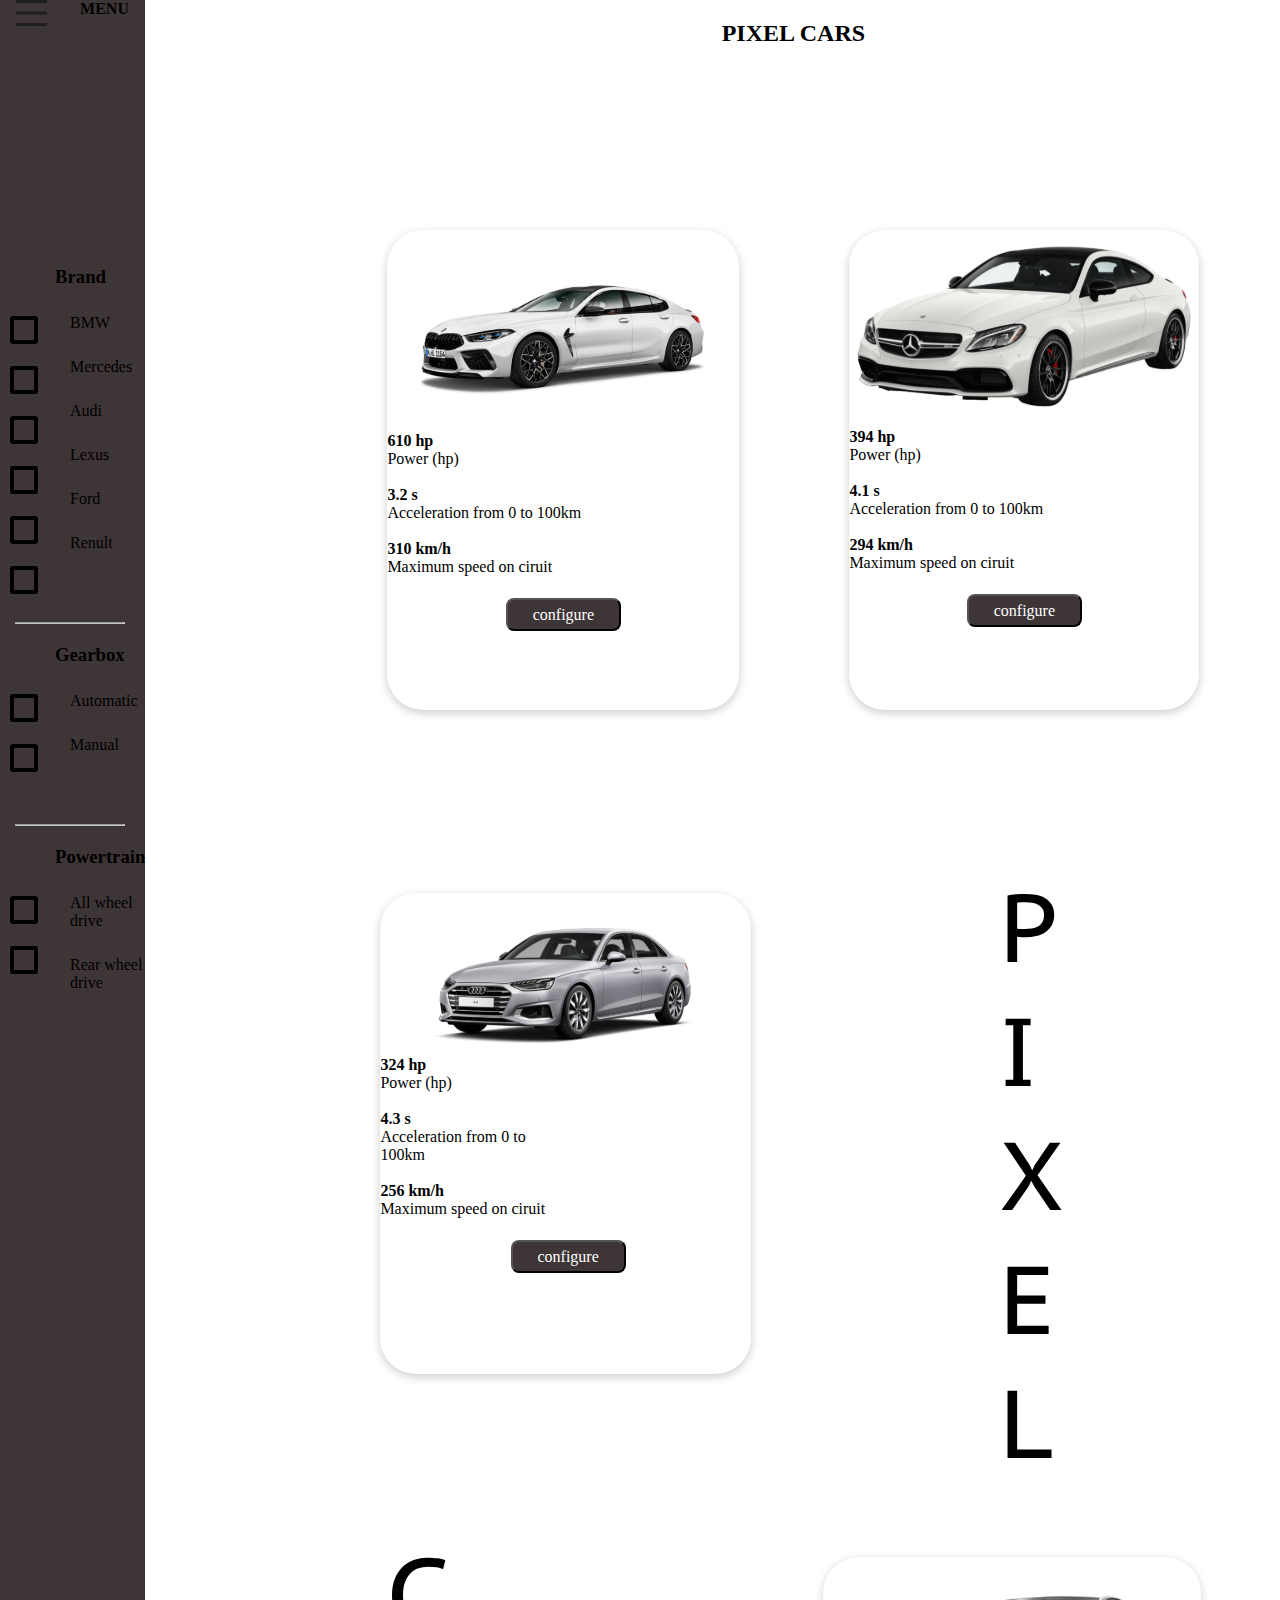
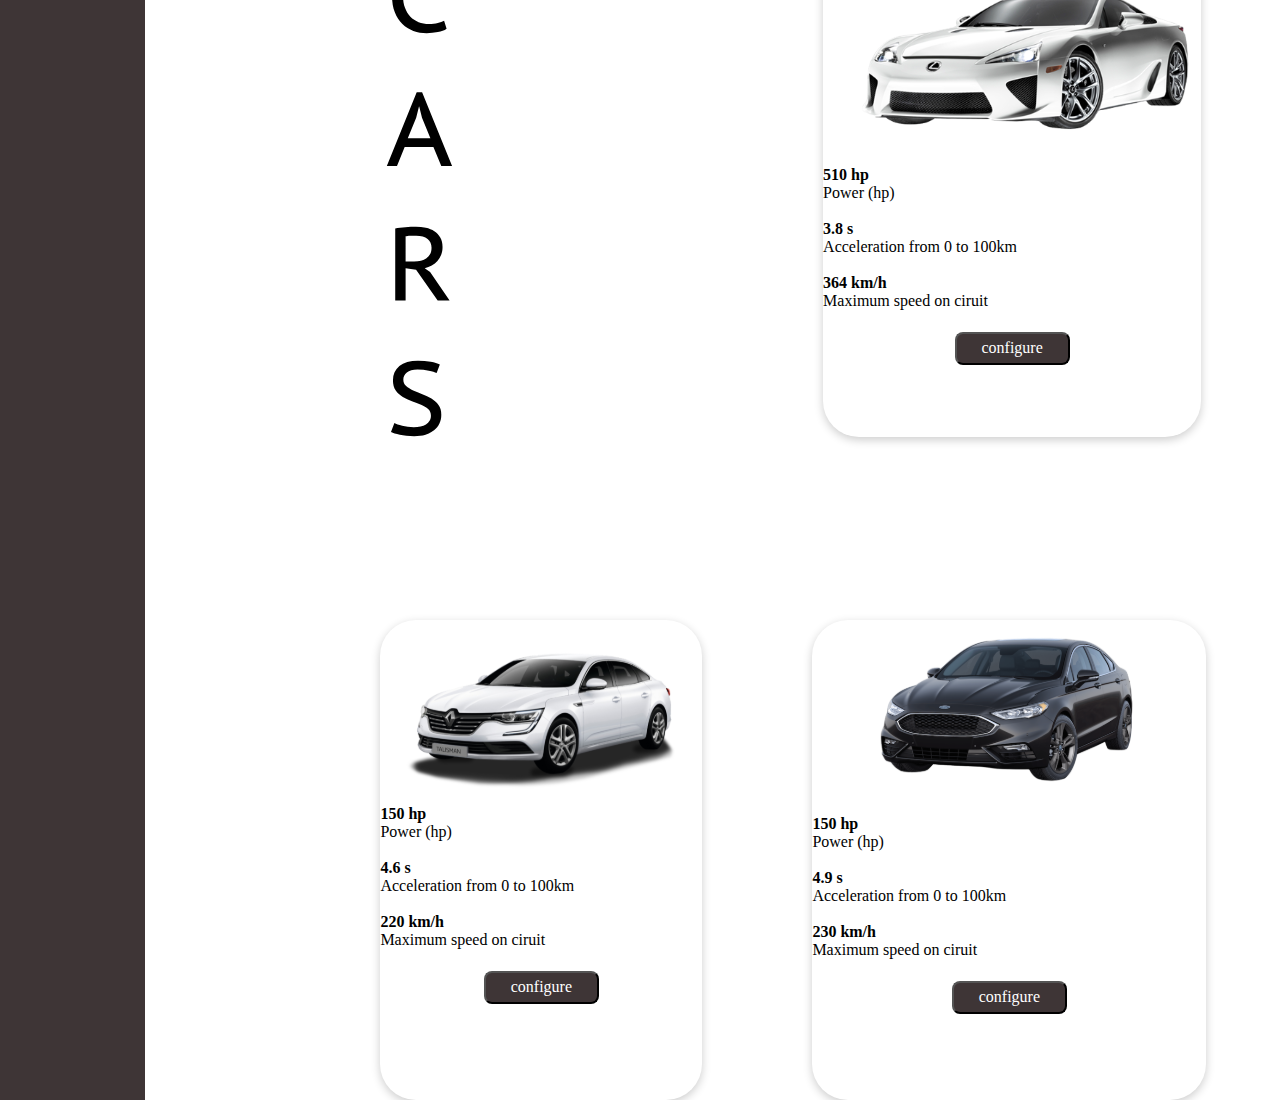
<file: Models.html>
<!DOCTYPE html>
<html lang="en">

<head>
    <meta charset="UTF-8">
    <meta name="viewport" content="width=device-width, initial-scale=1.0">
    <title>Document</title>
    <link rel="stylesheet" href="/assets/style/Models.css">
</head>

<body>
    <section id="side-bare">
        <section>

            <div class="side-bare">
                <img src="/assets/style/models_images/Menu.svg" alt="">
                <h4>MENU</h4>
            </div>
        </section>
        <section>


            <div class="brand">

                <h3>Brand</h3>
                <div class="square1"></div>
                <p>BMW</p>
                <div class="square2"></div>
                <p>Mercedes</p>
                <div class="square3"></div>
                <p>Audi</p>
                <div class="square4"></div>
                <p>Lexus</p>
                <div class="square5"></div>
                <p>Ford</p>
                <div class="square6"></div>
                <p>Renult</p>
                <br>
                <hr>
            </div>

            <div class="brand">
                <h3>Gearbox</h3>
                <div class="square7"></div>
                <p>Automatic</p>
                <div class="square8"></div>
                <p>Manual</p>
                <br>
                <hr>
            </div>

            <div class="brand">
                <h3>Powertrain</h3>
                <div class="square9"></div>
                <p>All wheel drive</p>
                <div class="square10"></div>
                <p>Rear wheel drive</p>
            </div>
        </section>
    </section>
    <section id="models-form">

        <section>
            <div class="pixel">

                <h2>PIXEL CARS</h2>
            </div>
        </section>

        <section class="two-in-line">

            <div class="m8 ">
                <img src="/assets/style/models_images/m8.svg" alt="">
                <div>
                    <b>610 hp</b>
                    <p>Power (hp)</p>
                    <br>

                    <b>3.2 s</b>
                    <p>Acceleration from 0 to 100km</p>
                    <br>

                    <b>310 km/h</b>
                    <p>Maximum speed on ciruit</p>
                </div>
                <a href="">

                    <div>

                        <button>configure</button>
                    </div>
                </a>
            </div>
            <div class="e220">
                <img src=" /assets/style/models_images/e220.svg " alt=" ">
                <div>
                    <b>394 hp</b>
                    <p>Power (hp)</p>
                    <br>

                    <b>4.1 s</b>
                    <p>Acceleration from 0 to 100km</p>
                    <br>

                    <b>294 km/h</b>
                    <p>Maximum speed on ciruit</p>
                    <a href="">

                        <div>

                            <button>configure</button>
                        </div>
                    </a>
                </div>
            </div>
        </section>
        <section class="one-in-line card1">
            <div class="m8 card2">
                <img src="/assets/style/models_images/a5.svg " alt=" ">
                <div>
                    <b>324 hp</b>
                    <p>Power (hp)</p>
                    <br>

                    <b>4.3 s</b>
                    <p>Acceleration from 0 to 100km</p>
                    <br>

                    <b>256 km/h</b>
                    <p>Maximum speed on ciruit</p>
                </div>
                <a href="">

                    <div>

                        <button>configure</button>
                    </div>
                </a>
            </div>
            <div id="pixel-marge">

                <img src="/assets/style/models_images/pixel.svg" alt="">
            </div>


        </section>

        <section class="one-in-line card3">
            <img src="/assets/style/models_images/cars.svg" alt="">
            <div class="m8 lfa">
                <img src="/assets/style/models_images/lfa.svg" alt=" ">
                <div>
                    <b>510 hp</b>
                    <p>Power (hp)</p>
                    <br>

                    <b>3.8 s</b>
                    <p>Acceleration from 0 to 100km</p>
                    <br>

                    <b>364 km/h</b>
                    <p>Maximum speed on ciruit</p>
                    <div>
                        <a href="">

                            <div>

                                <button>configure</button>
                            </div>
                        </a>

                    </div>
                </div>
            </div>


        </section>

        <section class="two-in-line">

            <div class="m8">
                <img src="/assets/style/models_images/renult.svg " alt=" ">
                <div>
                    <b>150 hp</b>
                    <p>Power (hp)</p>
                    <br>

                    <b>4.6 s</b>
                    <p>Acceleration from 0 to 100km</p>
                    <br>

                    <b>220 km/h</b>
                    <p>Maximum speed on ciruit</p>
                    <a href="">

                        <div>

                            <button>configure</button>
                        </div>
                    </a>
                </div>
            </div>
            <div class="ford">
                <img src="/assets/style/models_images/ford.svg " alt=" ">
                <div>
                    <b>150 hp</b>
                    <p>Power (hp)</p>
                    <br>

                    <b>4.9 s</b>
                    <p>Acceleration from 0 to 100km</p>
                    <br>

                    <b>230 km/h</b>
                    <p>Maximum speed on ciruit</p>
                    <a href="">

                        <div>

                            <button>configure</button>
                        </div>
                    </a>
                </div>
            </div>
        </section>
    </section>

    <footer>


    </footer>
</body>

</html>
</file>
<file: assets/style/Models.css>
* {
            padding: 0%;
            margin: 0%;
            font-family: Poppins;
        }
        
        body {
            display: flex;
            gap: 235px;
        }
        
        #side-bare {
            width: 337px;
            height: 2700px;
            background-color: #3E3536;
            display: flex;
            flex-direction: column;
            gap: 240px;
        }
        
        .side-bare {
            display: flex;
            justify-content: space-around;
        }
        
        .two-in-line {
            display: flex;
            justify-content: center;
            flex-grow: 3;
            height: 150px;
            flex-basis: 100%;
            gap: 110px;
        }
        
        .rev {
            display: flex;
            justify-content: end;
            width: 356px;
            background-color: #FFFFFF;
            border-radius: 36px;
            box-shadow: 0 3px 10px rgb(0 0 0 / 0.2);
        }
        
        #models-form {
            padding: 0%;
            margin: 0%;
            font-family: Poppins;
            display: flex;
            flex-direction: column;
            gap: 183px;
        }
        
        .pixel h2 {
            text-align: center;
            margin-top: 20px;
        }
        
        .m8 {
            background-color: #FFFFFF;
            border-radius: 36px;
            box-shadow: 0 3px 10px rgb(0 0 0 / 0.2);
        }
        
        .e220 {
            background-color: #FFFFFF;
            border-radius: 36px;
            box-shadow: 0 3px 10px rgb(0 0 0 / 0.2);
            width: 350px;
        }
        
        .e220 img {
            width: 100%;
        }
        
        .a5 {
            background-color: #FFFFFF;
            border-radius: 36px;
            box-shadow: 0 3px 10px rgb(0 0 0 / 0.2);
            width: 365px;
        }
        
        .one-in-line {
            display: flex;
            justify-content: center;
            height: 150px;
            flex-basis: 100%;
            gap: 110px;
        }
        
        .ford {
            background-color: #FFFFFF;
            border-radius: 36px;
            box-shadow: 0 3px 10px rgb(0 0 0 / 0.2);
        }
        
        .card1 {
            display: flex;
            justify-content: space-evenly;
        }
        
        .card1 div {
            width: 50%;
        }
        
        a {
            display: flex;
            flex-direction: column;
            align-items: center;
            margin-top: 22px;
        }
        
        #pixel-marge {
            margin-left: 140px;
        }
        
        .lfa img {
            margin-left: 26px;
            display: flex;
            align-items: center;
        }
        
        .brand {
            display: flex;
            flex-direction: column;
            justify-content: space-between;
            gap: 26px;
            position: relative;
        }
        
        .square1 {
            width: 20px;
            height: 20px;
            border: solid 4px;
            position: absolute;
            border-radius: 3px;
            top: 50px;
            left: 10px;
        }
        
        .brand h3 {
            display: flex;
            flex-direction: column;
            margin-left: 55px;
        }
        
        .brand p {
            margin-left: 70px;
        }
        
        button {
            width: 115px;
            height: 33px;
            background-color: #3E3536;
            color: #FFFFFF;
            font-size: 16px;
            border-radius: 8px;
        }
        
        .card3 {
            display: flex;
            justify-content: space-evenly;
            gap: 365px;
        }
        
        .card2 a {
            margin-left: 50px;
        }
        
        .square2 {
            width: 20px;
            height: 20px;
            border: solid 4px;
            position: absolute;
            border-radius: 3px;
            top: 100px;
            left: 10px;
        }
        
        .square3 {
            width: 20px;
            height: 20px;
            border: solid 4px;
            position: absolute;
            border-radius: 3px;
            top: 150px;
            left: 10px;
        }
        
        .square4 {
            width: 20px;
            height: 20px;
            border: solid 4px;
            position: absolute;
            border-radius: 3px;
            top: 200px;
            left: 10px;
        }
        
        .square5 {
            width: 20px;
            height: 20px;
            border: solid 4px;
            position: absolute;
            border-radius: 3px;
            top: 250px;
            left: 10px;
        }
        
        .square6 {
            width: 20px;
            height: 20px;
            border: solid 4px;
            position: absolute;
            border-radius: 3px;
            top: 300px;
            left: 10px;
        }
        
        .square7 {
            width: 20px;
            height: 20px;
            border: solid 4px;
            position: absolute;
            border-radius: 3px;
            top: 50px;
            left: 10px;
        }
        
        .square8 {
            width: 20px;
            height: 20px;
            border: solid 4px;
            position: absolute;
            border-radius: 3px;
            top: 100px;
            left: 10px;
        }
        
        .square9 {
            width: 20px;
            height: 20px;
            border: solid 4px;
            position: absolute;
            border-radius: 3px;
            top: 50px;
            left: 10px;
        }
        
        .square10 {
            width: 20px;
            height: 20px;
            border: solid 4px;
            position: absolute;
            border-radius: 3px;
            top: 100px;
            left: 10px;
        }
        
        hr {
            border-bottom-width: 1px;
            border-bottom-style: solid;
            border-bottom-color: #C7C7C7;
            margin: 0 20px 20px 15px;
        }
</file>
